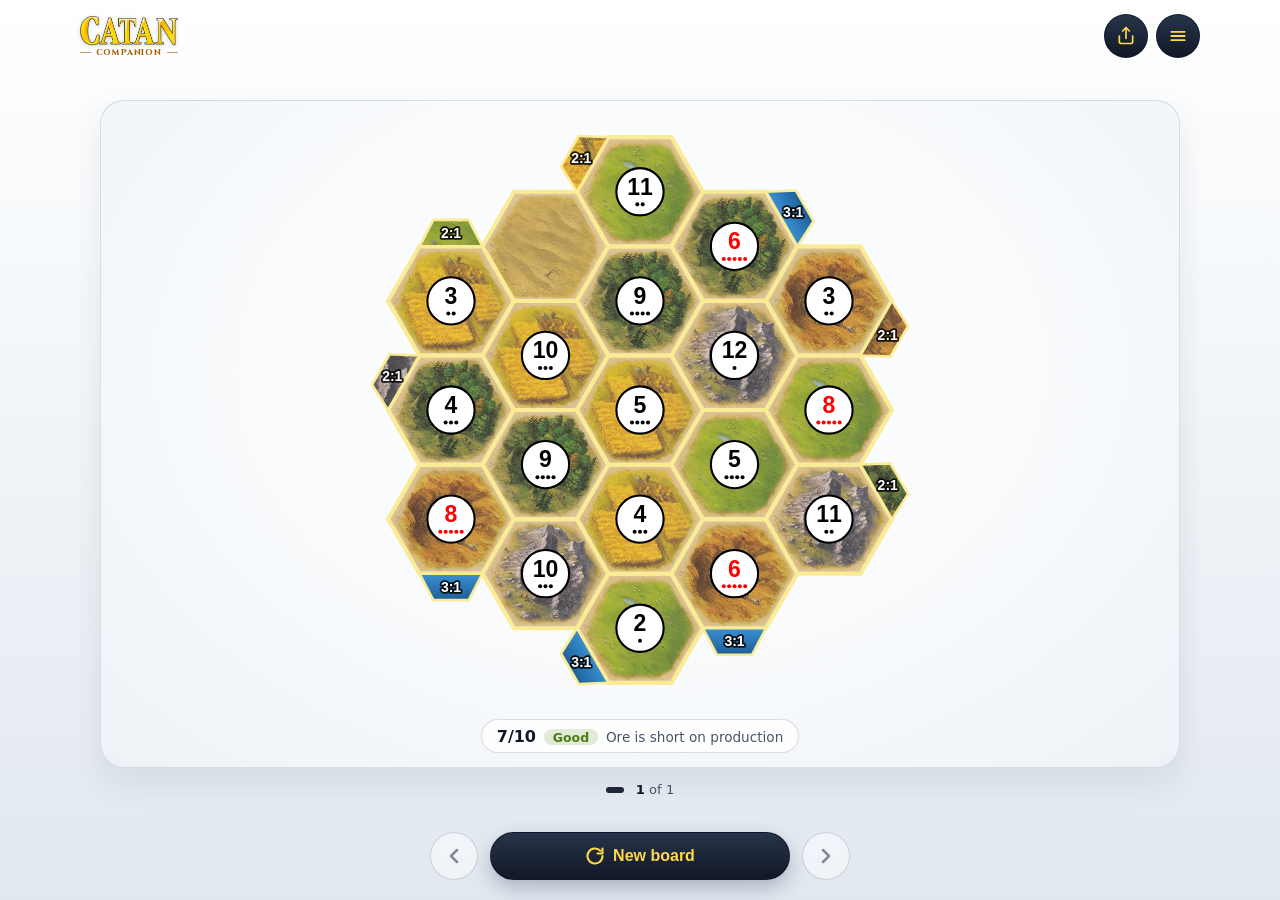
<file: index.html>
<!DOCTYPE html>
<html lang="en">
<head>
  <meta charset="UTF-8" />
  <title>Catan Companion</title>
  <meta name="viewport" content="width=device-width, initial-scale=1, viewport-fit=cover" />
  <meta name="theme-color" content="#111827" />
  <!-- Short name under the home screen icon on iOS -->
  <meta name="apple-mobile-web-app-title" content="Catan" />
  <link rel="manifest" href="manifest.webmanifest" />
  <link rel="icon" type="image/png" sizes="32x32" href="icons/favicon-32.png" />
  <link rel="icon" type="image/png" sizes="16x16" href="icons/favicon-16.png" />
  <link rel="apple-touch-icon" href="icons/apple-touch-icon.png" />
  <link rel="stylesheet" href="css/stylesheet.css" />
  <script src="js/vendor/qrcode.js"></script>
  <script src="js/catan.js"></script>
  <script src="js/ui.js"></script>
  <script src="js/install.js"></script>

</head>
<body>
  <header class="app-header">
    <div class="app-header-inner">
      <div class="app-brand">
        <!-- The space between the spans keeps the accessible name "Catan Companion" -->
        <h1 class="app-title">
          <img class="app-title-main" src="images/catan-wordmark.png" alt="Catan" width="390" height="120" />
          <span class="app-title-sub">Companion</span>
        </h1>
      </div>
      <div class="header-actions">
        <button
          id="share-catan-board"
          class="btn btn-icon btn-header"
          type="button"
          aria-label="Share this board"
          disabled
        >
          <svg viewBox="0 0 24 24" width="20" height="20" fill="none"
            stroke="currentColor" stroke-width="2" stroke-linecap="round" stroke-linejoin="round" aria-hidden="true">
            <path d="M4 12v7a2 2 0 0 0 2 2h12a2 2 0 0 0 2-2v-7" />
            <path d="M16 6l-4-4-4 4" />
            <path d="M12 2v13" />
          </svg>
        </button>
        <!-- One button that drops Rules and Settings down under it -->
        <div class="header-menu">
          <button
            id="menu-button"
            class="btn btn-icon btn-header menu-toggle"
            type="button"
            aria-label="Menu"
            aria-expanded="false"
            aria-controls="header-menu-items"
          >
            <svg class="icon-menu" viewBox="0 0 24 24" width="20" height="20" fill="none"
              stroke="currentColor" stroke-width="2.2" stroke-linecap="round" aria-hidden="true">
              <path d="M4 7h16M4 12h16M4 17h16" />
            </svg>
            <svg class="icon-close" viewBox="0 0 24 24" width="20" height="20" fill="none"
              stroke="currentColor" stroke-width="2.4" stroke-linecap="round" aria-hidden="true">
              <path d="M6 6l12 12M18 6L6 18" />
            </svg>
          </button>
          <div id="header-menu-items" class="header-menu-items" hidden>
            <button id="rules-button" class="header-menu-item" type="button" aria-haspopup="dialog">
              <span class="header-menu-label">Rules</span>
              <span class="header-menu-icon">
                <svg viewBox="0 0 24 24" width="20" height="20" fill="none"
                  stroke="currentColor" stroke-width="2" stroke-linecap="round" stroke-linejoin="round" aria-hidden="true">
                  <path d="M4 19.5A2.5 2.5 0 0 1 6.5 17H20" />
                  <path d="M6.5 2H20v20H6.5A2.5 2.5 0 0 1 4 19.5v-15A2.5 2.5 0 0 1 6.5 2z" />
                  <path d="M13.25 11v3.5" />
                  <circle cx="13.25" cy="7.6" r="0.6" fill="currentColor" />
                </svg>
              </span>
            </button>
            <button id="settings-button" class="header-menu-item" type="button" aria-haspopup="dialog">
              <span class="header-menu-label">Settings</span>
              <span class="header-menu-icon">
                <svg viewBox="0 0 24 24" width="20" height="20" fill="none"
                  stroke="currentColor" stroke-width="2" stroke-linecap="round" stroke-linejoin="round" aria-hidden="true">
                  <circle cx="12" cy="12" r="3" />
                  <path d="M19.4 15a1.65 1.65 0 0 0 .33 1.82l.06.06a2 2 0 0 1 0 2.83 2 2 0 0 1-2.83 0l-.06-.06a1.65 1.65 0 0 0-1.82-.33 1.65 1.65 0 0 0-1 1.51V21a2 2 0 0 1-2 2 2 2 0 0 1-2-2v-.09A1.65 1.65 0 0 0 9 19.4a1.65 1.65 0 0 0-1.82.33l-.06.06a2 2 0 0 1-2.83 0 2 2 0 0 1 0-2.83l.06-.06a1.65 1.65 0 0 0 .33-1.82 1.65 1.65 0 0 0-1.51-1H3a2 2 0 0 1-2-2 2 2 0 0 1 2-2h.09A1.65 1.65 0 0 0 4.6 9a1.65 1.65 0 0 0-.33-1.82l-.06-.06a2 2 0 0 1 0-2.83 2 2 0 0 1 2.83 0l.06.06a1.65 1.65 0 0 0 1.82.33H9a1.65 1.65 0 0 0 1-1.51V3a2 2 0 0 1 2-2 2 2 0 0 1 2 2v.09a1.65 1.65 0 0 0 1 1.51 1.65 1.65 0 0 0 1.82-.33l.06-.06a2 2 0 0 1 2.83 0 2 2 0 0 1 0 2.83l-.06.06a1.65 1.65 0 0 0-.33 1.82V9a1.65 1.65 0 0 0 1.51 1H21a2 2 0 0 1 2 2 2 2 0 0 1-2 2h-.09a1.65 1.65 0 0 0-1.51 1z" />
                </svg>
              </span>
            </button>
          </div>
        </div>
      </div>
    </div>
  </header>

  <main class="app-main">
    <section class="board-panel" aria-label="Catan board">
      <!-- A deck of two cards: swiping the top one shows the board underneath -->
      <div class="card-stack">
      <div id="map-back" class="map-container map-back" aria-hidden="true">
        <canvas></canvas>
        <p class="board-balance">
          <strong class="balance-score"></strong>
          <span class="balance-label"></span>
          <span class="balance-reason"></span>
        </p>
      </div>

      <div id="map-container" class="map-container">
        <!-- Canvas is injected by catan.js via addCanvas() -->
        <div class="map-loading-state" id="map-loading-state">
          <div class="spinner"></div>
          <p>Preparing your board…</p>
        </div>

        <!-- Inside the card, under the canvas -->
        <p id="board-balance" class="board-balance" aria-live="polite" hidden>
          <span class="sr-only">Balance</span>
          <strong class="balance-score"></strong>
          <span class="balance-label"></span>
          <span class="balance-reason"></span>
        </p>
      </div>

      <!-- Share card: under the board card, uncovered when the board card
           is swiped up and thrown off the top of the screen -->
      <section id="share-card" class="map-container share-card" aria-labelledby="share-card-title" tabindex="-1" hidden>
        <span class="card-handle" aria-hidden="true"></span>
        <button id="share-back" class="share-back" type="button">Back to board</button>
        <h2 id="share-card-title" class="share-card-title">Share this board</h2>
        <!-- QR code is drawn here by renderQrCode() -->
        <div id="share-qr" class="share-qr"></div>
        <p class="share-scan-hint">Scan with a phone camera to open this board.</p>
        <div class="share-actions">
          <button id="share-copy" class="btn btn-primary" type="button">Copy link</button>
          <button id="share-native" class="btn btn-secondary" type="button" hidden>
            <svg viewBox="0 0 24 24" width="17" height="17" fill="none"
              stroke="currentColor" stroke-width="2" stroke-linecap="round" stroke-linejoin="round" aria-hidden="true">
              <path d="M4 12v7a2 2 0 0 0 2 2h12a2 2 0 0 0 2-2v-7" />
              <path d="M16 6l-4-4-4 4" />
              <path d="M12 2v13" />
            </svg>
            Share…
          </button>
        </div>
      </section>
      </div>

      <!-- Session pager: one dot per board generated this session -->
      <!-- Press and hold, then slide, to scrub through the session's boards
           (like the iPhone home screen's page dots); a slider for keyboards -->
      <div id="board-pager" class="board-pager" role="slider" tabindex="0" aria-label="Board" hidden>
        <div class="pager-dots" aria-hidden="true"></div>
        <span class="pager-text" aria-live="polite">
          <span class="sr-only">Board</span>
          <strong class="pager-index"></strong> of <span class="pager-total"></span>
        </span>
      </div>

      <!-- Gesture hints ("Swipe up to share"), shown over the pager -->
      <p id="card-hint" class="card-hint" aria-live="polite">
        <svg viewBox="0 0 24 24" width="16" height="16" fill="none"
          stroke="currentColor" stroke-width="2.5" stroke-linecap="round" stroke-linejoin="round" aria-hidden="true">
          <path d="M12 19V5" />
          <path d="M5 12l7-7 7 7" />
        </svg>
        <span class="card-hint-text"></span>
      </p>
    </section>
  </main>

  <!-- Bottom nav bar on phones; a row of buttons under the board on wider screens -->
  <nav class="board-nav" aria-label="Board navigation">
    <button id="gen-map-back-button" class="nav-item" type="button" disabled>
      <svg viewBox="0 0 24 24" width="24" height="24" fill="none"
        stroke="currentColor" stroke-width="2.5" stroke-linecap="round" stroke-linejoin="round" aria-hidden="true">
        <path d="M15 18l-6-6 6-6" />
      </svg>
      <span class="nav-label">Previous</span>
    </button>
    <button id="gen-map-button" class="btn btn-primary btn-generate" type="button" disabled>
      <svg viewBox="0 0 24 24" width="20" height="20" fill="none"
        stroke="currentColor" stroke-width="2.5" stroke-linecap="round" stroke-linejoin="round" aria-hidden="true">
        <path d="M21 12a9 9 0 1 1-2.64-6.36" />
        <path d="M21 3v6h-6" />
      </svg>
      <span id="gen-map-label">Loading…</span>
    </button>
    <button id="gen-map-forward-button" class="nav-item" type="button" disabled>
      <svg viewBox="0 0 24 24" width="24" height="24" fill="none"
        stroke="currentColor" stroke-width="2.5" stroke-linecap="round" stroke-linejoin="round" aria-hidden="true">
        <path d="M9 18l6-6-6-6" />
      </svg>
      <span class="nav-label">Next</span>
    </button>
  </nav>

  <!-- Settings: a full page on phones, a side panel on wider screens -->
  <dialog id="settings-dialog" class="settings-dialog" aria-labelledby="settings-title">
    <div class="settings-header">
      <button id="settings-close" class="btn btn-secondary btn-icon" type="button" aria-label="Close settings">
        <!-- Back arrow on phones, X on wider screens -->
        <svg class="icon-back" viewBox="0 0 24 24" width="22" height="22" fill="none"
          stroke="currentColor" stroke-width="2.5" stroke-linecap="round" stroke-linejoin="round" aria-hidden="true">
          <path d="M15 18l-6-6 6-6" />
        </svg>
        <svg class="icon-close" viewBox="0 0 24 24" width="20" height="20" fill="none"
          stroke="currentColor" stroke-width="2" stroke-linecap="round" aria-hidden="true">
          <path d="M18 6L6 18M6 6l12 12" />
        </svg>
      </button>
      <h2 id="settings-title" class="settings-title">Settings</h2>
    </div>

    <fieldset class="settings-section">
      <legend class="settings-section-title">Appearance</legend>
      <div class="segmented segmented-3">
        <label class="segment">
          <input type="radio" name="theme-choice" value="system" checked />
          <span>
            <svg viewBox="0 0 24 24" width="20" height="20" fill="none"
              stroke="currentColor" stroke-width="2" stroke-linecap="round" stroke-linejoin="round" aria-hidden="true">
              <rect x="2" y="3" width="20" height="14" rx="2" />
              <path d="M8 21h8M12 17v4" />
            </svg>
            System
          </span>
        </label>
        <label class="segment">
          <input type="radio" name="theme-choice" value="light" />
          <span>
            <svg viewBox="0 0 24 24" width="20" height="20" fill="none"
              stroke="currentColor" stroke-width="2" stroke-linecap="round" aria-hidden="true">
              <circle cx="12" cy="12" r="4" />
              <path d="M12 2v2M12 20v2M4.93 4.93l1.41 1.41M17.66 17.66l1.41 1.41M2 12h2M20 12h2M4.93 19.07l1.41-1.41M17.66 6.34l1.41-1.41" />
            </svg>
            Light
          </span>
        </label>
        <label class="segment">
          <input type="radio" name="theme-choice" value="dark" />
          <span>
            <svg viewBox="0 0 24 24" width="20" height="20" fill="none"
              stroke="currentColor" stroke-width="2" stroke-linecap="round" stroke-linejoin="round" aria-hidden="true">
              <path d="M21 12.79A9 9 0 1 1 11.21 3 7 7 0 0 0 21 12.79z" />
            </svg>
            Dark
          </span>
        </label>
      </div>
      <p class="settings-note">System matches your device's light or dark setting.</p>
    </fieldset>

    <fieldset class="settings-section">
      <legend class="settings-section-title">Game type</legend>
      <div class="segmented">
        <label class="segment">
          <input type="radio" name="game-type" value="normal" checked />
          <span>Standard<small>3–4 players</small></span>
        </label>
        <label class="segment">
          <input type="radio" name="game-type" value="expanded" />
          <span>Expanded<small>5–6 players</small></span>
        </label>
      </div>
      <p class="settings-note">Applies to the next board you generate.</p>
    </fieldset>

    <fieldset class="settings-section">
      <legend class="settings-section-title">Board display</legend>
      <div class="settings-group">
        <label class="switch-row">
          <span class="switch-text">Show numbers<small>Hide to see the resource layout</small></span>
          <input type="checkbox" id="show-numbers" class="switch" checked />
        </label>
        <label class="switch-row">
          <span class="switch-text">Show harbors<small>Hiding them makes the tiles larger</small></span>
          <input type="checkbox" id="show-harbors" class="switch" checked />
        </label>
        <label class="switch-row">
          <span class="switch-text">Show best spots<small>Mark the 3 strongest corners</small></span>
          <input type="checkbox" id="show-best-spots" class="switch" />
        </label>
      </div>
    </fieldset>

    <fieldset class="settings-section">
      <legend class="settings-section-title">Balance rules</legend>
      <div class="settings-group">
        <label class="switch-row">
          <span class="switch-text">Keep 6 &amp; 8 apart<small>Red numbers never touch</small></span>
          <input type="checkbox" id="rule-separate-68" class="switch" data-rule="separate68" checked />
        </label>
        <label class="switch-row">
          <span class="switch-text">Keep 2 &amp; 12 apart<small>The rarest numbers never touch</small></span>
          <input type="checkbox" id="rule-separate-212" class="switch" data-rule="separate212" />
        </label>
        <label class="switch-row">
          <span class="switch-text">Keep same resources apart<small>No two matching tiles side by side</small></span>
          <input type="checkbox" id="rule-separate-resources" class="switch" data-rule="separateResources" />
        </label>
        <label class="switch-row">
          <span class="switch-text">Desert in the center<small>The classic starting layout</small></span>
          <input type="checkbox" id="rule-desert-center" class="switch" data-rule="desertCenter" />
        </label>
      </div>
      <p class="settings-note">Applies to the next board you generate.</p>
    </fieldset>

    <section class="settings-section" aria-labelledby="share-section-title">
      <h3 id="share-section-title" class="settings-section-title">Share</h3>
      <div class="settings-group">
        <button id="share-open-settings" class="settings-row-button" type="button">
          <span class="switch-text">Share this board<small>QR code and link</small></span>
          <svg viewBox="0 0 24 24" width="20" height="20" fill="none"
            stroke="currentColor" stroke-width="2.5" stroke-linecap="round" stroke-linejoin="round" aria-hidden="true">
            <path d="M9 18l6-6-6-6" />
          </svg>
        </button>
      </div>
    </section>

    <section class="settings-section" aria-labelledby="boards-section-title">
      <h3 id="boards-section-title" class="settings-section-title">Boards</h3>
      <div class="settings-group">
        <button id="clear-boards" class="settings-row-button settings-row-danger" type="button" aria-expanded="false" aria-controls="clear-panel" disabled>
          <span class="switch-text">Clear all boards<small id="clear-boards-note">No boards yet</small></span>
          <svg viewBox="0 0 24 24" width="20" height="20" fill="none"
            stroke="currentColor" stroke-width="2" stroke-linecap="round" stroke-linejoin="round" aria-hidden="true">
            <path d="M3 6h18" />
            <path d="M8 6V4a2 2 0 0 1 2-2h4a2 2 0 0 1 2 2v2" />
            <path d="M19 6l-1 14a2 2 0 0 1-2 2H8a2 2 0 0 1-2-2L5 6" />
          </svg>
        </button>
        <!-- Opens under the row to confirm (it can't be undone) -->
        <div id="clear-panel" class="clear-panel" hidden>
          <p class="clear-panel-title">Clear all boards?</p>
          <p id="clear-text" class="clear-panel-text"></p>
          <div class="clear-panel-actions">
            <button id="clear-cancel" class="btn btn-secondary" type="button">Cancel</button>
            <button id="clear-confirm" class="btn btn-danger" type="button">Clear boards</button>
          </div>
        </div>
      </div>
    </section>

    <!-- Shown by install.js when the app can be installed and isn't yet -->
    <section id="install-section" class="settings-section" aria-labelledby="install-section-title" hidden>
      <h3 id="install-section-title" class="settings-section-title">App</h3>
      <div class="settings-group">
        <button id="install-open" class="settings-row-button" type="button">
          <span class="switch-text">Install app<small>Add it to your home screen</small></span>
          <svg viewBox="0 0 24 24" width="20" height="20" fill="none"
            stroke="currentColor" stroke-width="2.5" stroke-linecap="round" stroke-linejoin="round" aria-hidden="true">
            <path d="M9 18l6-6-6-6" />
          </svg>
        </button>
      </div>
    </section>

    <section class="settings-section" aria-labelledby="about-title">
      <h3 id="about-title" class="settings-section-title">About</h3>
      <p class="settings-about">
        Boards use the official tile, number and harbor counts for standard
        and expanded maps, and follow the balance rules you pick. Swipe the
        board left or right (or use Previous and Next) to step through your
        boards, and swipe it up to share it. Your boards are kept until you
        clear them. The menu at the top has the official rules, word for word.
      </p>
    </section>
  </dialog>

  <!-- Rules: the official rulebooks word for word, with their
       illustrations. It opens on an index (chapters and the Almanac A–Z,
       or search results while searching); tapping an entry shows it alone. A full page on phones and a side panel on
       wider screens, like Settings. The books load from rulebook/. -->
  <dialog id="rulebook-dialog" class="settings-dialog rulebook-dialog" data-view="index" aria-labelledby="rulebook-title">
    <div class="settings-header">
      <button id="rulebook-close" class="btn btn-secondary btn-icon rulebook-index-only" type="button" aria-label="Close rules">
        <svg class="icon-back" viewBox="0 0 24 24" width="22" height="22" fill="none"
          stroke="currentColor" stroke-width="2.5" stroke-linecap="round" stroke-linejoin="round" aria-hidden="true">
          <path d="M15 18l-6-6 6-6" />
        </svg>
        <svg class="icon-close" viewBox="0 0 24 24" width="20" height="20" fill="none"
          stroke="currentColor" stroke-width="2" stroke-linecap="round" aria-hidden="true">
          <path d="M18 6L6 18M6 6l12 12" />
        </svg>
      </button>
      <h2 id="rulebook-title" class="rulebook-title rulebook-index-only">Rules</h2>

      <!-- In an entry: back to wherever it was opened from -->
      <button id="rulebook-back" class="rulebook-back rulebook-page-only" type="button">
        <svg viewBox="0 0 24 24" width="20" height="20" fill="none" stroke="currentColor" stroke-width="2.5"
          stroke-linecap="round" stroke-linejoin="round" aria-hidden="true"><path d="M15 18l-6-6 6-6" /></svg>
        <span id="rulebook-back-label">Index</span>
      </button>
      <span id="rulebook-meta" class="rulebook-meta rulebook-page-only"></span>
    </div>

    <!-- The index: search, the game and every entry -->
    <div id="rulebook-index" class="rulebook-view">
      <label class="rules-search">
        <svg viewBox="0 0 24 24" width="18" height="18" fill="none" stroke="currentColor"
          stroke-width="2.5" stroke-linecap="round" stroke-linejoin="round" aria-hidden="true">
          <circle cx="11" cy="11" r="7" />
          <path d="M21 21l-4.3-4.3" />
        </svg>
        <span class="sr-only">Search the rulebook</span>
        <input id="rulebook-search" type="search" placeholder="Search robber, harbor, knight…" autocomplete="off" />
      </label>

      <div class="segmented rules-games" role="radiogroup" aria-label="Rulebook">
        <label class="segment">
          <input type="radio" name="rulebook-book" value="base" checked />
          <span>Base game</span>
        </label>
        <label class="segment">
          <input type="radio" name="rulebook-book" value="ck" />
          <span>Cities &amp; Knights</span>
        </label>
      </div>

      <div id="rulebook-browse" class="rulebook-browse">
        <div id="rulebook-lists" class="rulebook-lists"></div>
      </div>
      <div id="rulebook-results" class="rulebook-results" hidden>
        <div class="rulebook-results-head">
          <span id="rulebook-results-count"></span>
          <button id="rulebook-results-other" class="rulebook-text-button" type="button" hidden></button>
        </div>
        <div id="rulebook-results-list" class="rulebook-group"></div>
      </div>
      <p id="rulebook-status" class="rules-empty" hidden></p>
    </div>

    <!-- One entry, with the entries it mentions -->
    <article id="rulebook-entry" class="rulebook-view rulebook-entry-view" hidden>
      <h3 id="rulebook-entry-title" class="rulebook-entry-title"></h3>
      <div id="rulebook-entry-body" class="rulebook-entry-body"></div>
      <div id="rulebook-mentions" class="rulebook-mentions" hidden>
        <h4 class="settings-section-title">Mentioned here</h4>
        <div id="rulebook-mentions-list" class="rulebook-mentions-list"></div>
      </div>
    </article>

    <!-- The books themselves, loaded here and read from, never shown -->
    <div id="rulebook-data" hidden>
      <div data-book="base"></div>
      <div data-book="ck"></div>
    </div>
  </dialog>

  <!-- The illustrations of an entry, full screen, one at a time -->
  <dialog id="rulebook-viewer" class="rulebook-viewer" aria-label="Illustration">
    <span id="rulebook-viewer-meta" class="rulebook-viewer-meta"></span>
    <button id="rulebook-viewer-close" class="rulebook-viewer-close" type="button" aria-label="Close illustration">
      <svg viewBox="0 0 24 24" width="20" height="20" fill="none" stroke="currentColor" stroke-width="2.4"
        stroke-linecap="round" aria-hidden="true"><path d="M18 6L6 18M6 6l12 12" /></svg>
    </button>
    <img id="rulebook-viewer-img" alt="" />
    <p id="rulebook-viewer-caption"></p>
    <div id="rulebook-viewer-steps" class="rulebook-viewer-steps">
      <button id="rulebook-viewer-prev" type="button" aria-label="Previous illustration">
        <svg viewBox="0 0 24 24" width="20" height="20" fill="none" stroke="currentColor" stroke-width="2.5"
          stroke-linecap="round" stroke-linejoin="round" aria-hidden="true"><path d="M15 18l-6-6 6-6" /></svg>
      </button>
      <span id="rulebook-viewer-dots" class="rulebook-viewer-dots"></span>
      <button id="rulebook-viewer-next" type="button" aria-label="Next illustration">
        <svg viewBox="0 0 24 24" width="20" height="20" fill="none" stroke="currentColor" stroke-width="2.5"
          stroke-linecap="round" stroke-linejoin="round" aria-hidden="true"><path d="M9 18l6-6-6-6" /></svg>
      </button>
    </div>
  </dialog>

  <!-- Install prompt: a bottom sheet on phones, a card on wider screens -->
  <dialog id="install-dialog" class="install-dialog" aria-labelledby="install-title" aria-describedby="install-text">
    <img class="install-icon" src="icons/icon-192.png" alt="" width="72" height="72" />
    <!-- Focus lands on the title when it opens, not on a button -->
    <h2 id="install-title" class="install-title" tabindex="-1" autofocus>Install Catan Companion</h2>
    <p id="install-text" class="install-text">
      Add it to your home screen for one-tap, full-screen access. It works
      offline too, so it's ready at the table.
    </p>

    <!-- iPhone and iPad can't install from a button, so show the steps -->
    <ol id="install-ios-steps" class="install-steps" hidden>
      <li>
        <span class="install-step-icon">
          <svg viewBox="0 0 24 24" width="20" height="20" fill="none"
            stroke="currentColor" stroke-width="2" stroke-linecap="round" stroke-linejoin="round" aria-hidden="true">
            <path d="M4 12v7a2 2 0 0 0 2 2h12a2 2 0 0 0 2-2v-7" />
            <path d="M16 6l-4-4-4 4" />
            <path d="M12 2v13" />
          </svg>
        </span>
        <span>Tap <strong>Share</strong> in your browser's toolbar</span>
      </li>
      <li>
        <span class="install-step-icon">
          <svg viewBox="0 0 24 24" width="20" height="20" fill="none"
            stroke="currentColor" stroke-width="2" stroke-linecap="round" stroke-linejoin="round" aria-hidden="true">
            <rect x="3" y="3" width="18" height="18" rx="3" />
            <path d="M12 8v8M8 12h8" />
          </svg>
        </span>
        <span>Choose <strong>Add to Home Screen</strong></span>
      </li>
    </ol>

    <div class="install-actions">
      <button id="install-dismiss" class="btn btn-secondary" type="button">Not now</button>
      <button id="install-confirm" class="btn btn-primary" type="button">Install</button>
    </div>
  </dialog>

</body>
</html>
</file>
<file: css/stylesheet.css>
/* --- Theme tokens --- */

/* Dark is the default theme. ui.js sets data-theme on <html> from the
   saved choice or the OS preference before the page renders. */
:root {
  color-scheme: dark;
  /* The page's top edge is one solid color, matched by theme-color and
     the background-color behind the gradient, so the browser bar and iOS
     status bar blend into the app */
  --page-top: #111827;
  --bg-page: linear-gradient(180deg, #111827 0, #020617 55%, #000 100%);
  /* Board card: a slightly lighter shade of the page background */
  --board-bg: radial-gradient(ellipse at 50% 40%, #1c2638 0, #131c2d 55%, #0c1322 100%);
  --board-border: rgba(148, 163, 184, 0.18);
  --board-shadow: 0 16px 40px rgba(0, 0, 0, 0.45);
  --pill-bg: rgba(2, 6, 23, 0.72);
  --pill-border: rgba(148, 163, 184, 0.25);
  --bg-elevated: #0b1120;
  --bg-elevated-soft: #020617;
  --accent: #f5c400;
  --border-subtle: rgba(148, 163, 184, 0.35);
  --spinner-track: rgba(148, 163, 184, 0.3);
  --text-primary: #e5e7eb;
  --text-muted: #9ca3af;
  --text-strong: #f9fafb;
  /* The gold of the CATAN logo, lit from the top */
  --btn-primary-bg: linear-gradient(180deg, #ffe680 0%, #ffd400 55%, #f0b400 100%);
  --btn-primary-text: #0b1120;
  --btn-primary-border: rgba(248, 250, 252, 0.08);
  --btn-primary-shadow: 0 10px 25px rgba(245, 196, 0, 0.35);
  --btn-primary-shadow-hover: 0 16px 35px rgba(245, 196, 0, 0.45);
  --btn-secondary-bg: rgba(15, 23, 42, 0.9);
  --btn-secondary-bg-hover: rgba(15, 23, 42, 1);
  --btn-secondary-border: rgba(148, 163, 184, 0.6);
  --segment-track: rgba(148, 163, 184, 0.12);
  --segment-selected: #1e293b;
  --switch-off: rgba(148, 163, 184, 0.45);
  --divider: rgba(148, 163, 184, 0.2);
  --nav-border: rgba(148, 163, 184, 0.25);
  --level-great: #4ade80;
  --dot-past: rgba(229, 231, 235, 0.55);
  --dot-future: rgba(148, 163, 184, 0.3);
  --level-good: #a3e635;
  --level-fair: #fbbf24;
  --level-uneven: #f87171;
  --danger: #f87171;
  --title-gold: #e8c95a;
  /* Rulebook: examples in blue and ✷ cross-references in red, as printed */
  --rulebook-example: #93c5fd;
  --rulebook-star: #f87171;
  --rulebook-plate: #fdf6c3;
  --radius-lg: 18px;
  --radius-md: 12px;
  --shadow-soft: 0 16px 40px rgba(15, 23, 42, 0.6);
  --transition-fast: 150ms ease-out;
}

:root[data-theme="light"] {
  color-scheme: light;
  --page-top: #ffffff;
  --bg-page: linear-gradient(180deg, #ffffff 0, #f1f5f9 45%, #e2e8f0 100%);
  /* Board card: a slightly lighter shade of the page background */
  --board-bg: radial-gradient(ellipse at 50% 40%, #ffffff 0, #f8fafc 55%, #eef2f7 100%);
  --board-border: rgba(100, 116, 139, 0.2);
  --board-shadow: 0 14px 34px rgba(15, 23, 42, 0.08);
  --pill-bg: rgba(255, 255, 255, 0.85);
  --pill-border: rgba(100, 116, 139, 0.25);
  --bg-elevated: #ffffff;
  --bg-elevated-soft: #f8fafc;
  /* Gold reads as mustard on white, so light mode takes the ink of the
     logo's outline instead and keeps gold for the button's lettering */
  --accent: #1e293b;
  --border-subtle: rgba(100, 116, 139, 0.3);
  --spinner-track: rgba(100, 116, 139, 0.3);
  --text-primary: #1e293b;
  --text-muted: #475569;
  --text-strong: #0f172a;
  --btn-primary-bg: linear-gradient(180deg, #273449 0%, #111827 100%);
  --btn-primary-text: #ffd84d;
  --btn-primary-border: rgba(15, 23, 42, 0.9);
  --btn-primary-shadow: 0 8px 20px rgba(15, 23, 42, 0.25);
  --btn-primary-shadow-hover: 0 12px 28px rgba(15, 23, 42, 0.32);
  --btn-secondary-bg: #ffffff;
  --btn-secondary-bg-hover: #f8fafc;
  --btn-secondary-border: rgba(100, 116, 139, 0.5);
  --segment-track: rgba(100, 116, 139, 0.12);
  --segment-selected: #ffffff;
  --switch-off: rgba(100, 116, 139, 0.45);
  --divider: rgba(100, 116, 139, 0.2);
  --nav-border: rgba(100, 116, 139, 0.25);
  --level-great: #15803d;
  --dot-past: rgba(30, 41, 59, 0.5);
  --dot-future: rgba(100, 116, 139, 0.3);
  --level-good: #4d7c0f;
  --level-fair: #b45309;
  --level-uneven: #b91c1c;
  --danger: #b91c1c;
  --title-gold: #a16207;
  --shadow-soft: 0 16px 40px rgba(15, 23, 42, 0.12);
  --rulebook-example: #1d4ed8;
  --rulebook-star: #c2410c;
}

/* --- Global reset and base --- */

*,
*::before,
*::after {
  box-sizing: border-box;
  /* Disable double-tap-to-zoom (e.g. rapid Generate taps on iOS) while
     keeping pinch zoom and scrolling. Set on every element because
     touch-action isn't inherited and iOS checks the tapped element. */
  touch-action: manipulation;
}

html,
body {
  margin: 0;
  padding: 0;
  width: 100%;
}

/* min-height (not height) so the background covers pages taller than
   the viewport, e.g. the stacked mobile layout */
html {
  min-height: 100%;
  /* Also what shows when iOS rubber-bands past the top of the page */
  background-color: var(--page-top);
}

body {
  min-height: 100vh;
  min-height: 100dvh;
  font-family: system-ui, -apple-system, BlinkMacSystemFont, "Segoe UI",
    sans-serif;
  color: var(--text-primary);
  /* Solid color behind the gradient: newer Safari tints its toolbar
     from the page's background color, not theme-color */
  background-color: var(--page-top);
  background-image: var(--bg-page);
  display: flex;
  flex-direction: column;
}

/* --- Layout --- */

.app-header {
  /* Clear the status bar / notch (viewport-fit), plus a gap so the logo
     and buttons sit below the blur iOS puts under the status bar */
  padding: max(0.9rem, calc(env(safe-area-inset-top) + 0.75rem)) 1.25rem 0.6rem;
  position: relative;
}

/* Above the board while the header menu shows (including fading out), so
   the menu covers it. Only then: a swiped-off board passes over the
   header. */
.app-header.menu-shown {
  z-index: 30;
}

.app-header-inner {
  max-width: 1120px;
  margin: 0 auto;
  display: flex;
  align-items: center;
  justify-content: space-between;
  gap: 1rem;
}

.app-brand {
  display: flex;
  align-items: center;
  gap: 0.75rem;
  min-width: 0;
}

/* Cinzel, bundled so the title looks the same offline. SIL Open Font
   License, see fonts/OFL.txt */
@font-face {
  font-family: "Cinzel";
  font-style: normal;
  font-weight: 800;
  font-display: swap;
  src: url("../fonts/cinzel-800.woff2") format("woff2");
}

/* CATAN wordmark over a small "COMPANION" between thin rules. The column
   is as wide as the wordmark, so the rules stretch to match it. */
.app-title {
  margin: 0;
  display: flex;
  flex-direction: column;
  gap: 3px;
}

/* The wordmark's black outline disappears on the dark header, so a soft
   shadow keeps the letters from looking flat */
.app-title-main {
  display: block;
  height: 30px;
  width: auto;
  filter: drop-shadow(0 2px 3px rgba(0, 0, 0, 0.45));
}

:root[data-theme="light"] .app-title-main {
  filter: drop-shadow(0 1px 2px rgba(15, 23, 42, 0.18));
}

.app-title-sub {
  display: flex;
  align-items: center;
  gap: 5px;
  font-family: "Cinzel", Georgia, serif;
  font-size: 8px;
  font-weight: 800;
  line-height: 1;
  letter-spacing: 0.1em;
  text-transform: uppercase;
  color: var(--title-gold);
}

.app-title-sub::before,
.app-title-sub::after {
  content: "";
  flex: 1;
  height: 1px;
  background: currentColor;
  opacity: 0.6;
}

/* Fills the space between the header and the nav, with the board centered
   vertically in it */
.app-main {
  flex: 1;
  display: flex;
  flex-direction: column;
  justify-content: center;
  width: 100%;
  max-width: 1120px;
  margin: 0 auto;
  padding: 0.75rem 1.25rem;
  /* A flung board card flies past the edge without making the page scroll
     sideways (clip, unlike hidden, keeps the sticky nav bar working) */
  overflow-x: clip;
}

.board-panel {
  display: flex;
  flex-direction: column;
  gap: 0.75rem;
}

/* The board card, with the balance pill at its bottom. On wider screens it takes the height left after the header
   and nav row. */
.map-container {
  position: relative;
  width: 100%;
  height: clamp(420px, calc(100dvh - 232px), 820px);
  display: flex;
  flex-direction: column;
  border: 1px solid var(--board-border);
  border-radius: 24px;
  background: var(--board-bg);
  box-shadow: var(--board-shadow);
  overflow: hidden;
}

/* Canvas fills the card above the pill; catan.js sizes the drawing to the
   canvas's own box */
.map-container canvas {
  flex: 1 1 0;
  min-height: 0;
  width: 100%;
  display: block;
  /* Swiping drags the board; don't select it or pop the iOS image menu */
  user-select: none;
  -webkit-user-select: none;
  -webkit-touch-callout: none;
}

/* Horizontal drags on the board are swipes (catan.js); vertical ones still
   scroll the page and pinch still zooms */
/* One-finger drags on the board are all card gestures (catan.js): sideways
   to change boards, up to share. Pinch still zooms. */
.card-stack,
.card-stack * {
  touch-action: pinch-zoom;
}

/* Dragging the card shouldn't select its text */
.card-stack {
  user-select: none;
  -webkit-user-select: none;
  -webkit-touch-callout: none;
}

/* The top card tilts around a point below it while swiped, like a card
   held at the bottom */
.card-stack {
  position: relative;
}

#map-container {
  z-index: 1;
  transform-origin: 50% 120%;
}

/* Both cards keep their own compositor layers, so dragging, throwing and
   settling move them without repainting the board or its shadow */
#map-container,
.map-back {
  will-change: transform;
}

/* The card underneath: only shown while swiping, filling the same space */
.map-back {
  position: absolute;
  inset: 0;
  height: auto;
  z-index: 0;
  visibility: hidden;
  pointer-events: none;
  transform: scale(0.94);
  opacity: 0.55;
}

.map-back.is-visible {
  visibility: visible;
}

/* Fairness score pill at the bottom of the board card */
.board-balance {
  align-self: center;
  max-width: calc(100% - 24px);
  margin: 0 0 14px;
  padding: 0.4rem 0.9rem;
  display: flex;
  flex-wrap: wrap;
  justify-content: center;
  align-items: baseline;
  gap: 0.2rem 0.5rem;
  border: 1px solid var(--pill-border);
  border-radius: 999px;
  background: var(--pill-bg);
  font-size: 0.85rem;
  color: var(--text-muted);
  text-align: center;
}

/* Keep its space before the first board so the canvas doesn't change size
   (and need redrawing) when the score appears */
.board-balance[hidden] {
  display: flex;
  visibility: hidden;
}

.balance-score {
  font-size: 1rem;
  color: var(--text-strong);
}

.balance-label {
  padding: 0.05rem 0.55rem;
  border-radius: 999px;
  font-size: 0.78rem;
  font-weight: 600;
  /* Tinted pill in the level's color */
  background: color-mix(in srgb, currentColor 16%, transparent);
}

.board-balance[data-level="great"] .balance-label { color: var(--level-great); }
.board-balance[data-level="good"] .balance-label { color: var(--level-good); }
.board-balance[data-level="fair"] .balance-label { color: var(--level-fair); }
.board-balance[data-level="uneven"] .balance-label { color: var(--level-uneven); }

/* Session pager under the board card. Press and hold, then slide, to scrub
   through boards (catan.js). */
.board-pager {
  align-self: center;
  display: flex;
  align-items: center;
  justify-content: center;
  gap: 0.75rem;
  /* A 44px-tall touch target (border-box, so padding included) that takes
     only 20px of layout */
  min-height: 44px;
  padding: 12px 14px;
  margin: -12px 0;
  border-radius: 999px;
  font-size: 0.82rem;
  color: var(--text-muted);
  /* The finger scrubs instead of scrolling; no text selection or iOS
     long-press menu */
  touch-action: none;
  user-select: none;
  -webkit-user-select: none;
  -webkit-touch-callout: none;
  -webkit-tap-highlight-color: transparent;
  transition: background-color var(--transition-fast), transform var(--transition-fast);
}

/* Lifted while scrubbing */
.board-pager.is-scrubbing {
  background: var(--segment-track);
  transform: scale(1.15);
}

.board-pager:focus-visible {
  outline: 2px solid var(--accent);
  outline-offset: 2px;
}

/* Hold its space before the first board so the card doesn't shift */
.board-pager[hidden] {
  display: flex;
  visibility: hidden;
}

.pager-index {
  color: var(--text-strong);
}

.pager-dots {
  display: flex;
  align-items: center;
  gap: 5px;
}

.pager-dot {
  width: 6px;
  height: 6px;
  border-radius: 3px;
  background: var(--dot-future);
  transition: width var(--transition-fast), background-color var(--transition-fast);
}

.pager-dot.is-past {
  background: var(--dot-past);
}

.pager-dot.is-current {
  width: 18px;
  background: var(--accent);
}

/* Window ends when more boards lie beyond them */
.pager-dot.is-edge {
  width: 4px;
  height: 4px;
  opacity: 0.6;
}

/* Previous / New board / Next: a centered row of round buttons under the
   board on wider screens, a bottom nav bar on phones (see the media query) */
.board-nav {
  display: grid;
  grid-template-columns: 48px minmax(0, 1fr) 48px;
  align-items: center;
  gap: 0.75rem;
  width: 100%;
  max-width: 420px;
  margin: 0 auto 1.25rem;
}

.nav-item {
  appearance: none;
  width: 48px;
  height: 48px;
  padding: 0;
  display: inline-flex;
  align-items: center;
  justify-content: center;
  border-radius: 999px;
  border: 1px solid var(--btn-secondary-border);
  background: var(--btn-secondary-bg);
  color: var(--text-primary);
  font: inherit;
  cursor: pointer;
  -webkit-tap-highlight-color: transparent;
  transition: background-color var(--transition-fast),
    border-color var(--transition-fast), opacity var(--transition-fast);
}

.nav-item:hover:not(:disabled) {
  background: var(--btn-secondary-bg-hover);
  border-color: var(--accent);
}

.nav-item:disabled {
  cursor: default;
  opacity: 0.5;
}

.nav-item:focus-visible {
  outline: 2px solid var(--accent);
  outline-offset: 2px;
}

/* Labels only show in the phone nav bar; here they stay for screen readers */
.nav-label {
  position: absolute;
  width: 1px;
  height: 1px;
  margin: -1px;
  overflow: hidden;
  clip: rect(0 0 0 0);
  white-space: nowrap;
}

/* Loading state overlay */

.map-loading-state {
  position: absolute;
  inset: 0;
  display: flex;
  flex-direction: column;
  align-items: center;
  justify-content: center;
  gap: 0.75rem;
  color: var(--text-muted);
  font-size: 0.9rem;
  background: var(--board-bg);
  z-index: 1;
}

.spinner {
  width: 32px;
  height: 32px;
  border-radius: 999px;
  border: 3px solid var(--spinner-track);
  border-top-color: var(--accent);
  animation: spin 800ms linear infinite;
}

@keyframes spin {
  to {
    transform: rotate(360deg);
  }
}

/* --- Typography --- */

.card-title {
  margin: 0 0 0.55rem;
  padding: 0;
  font-size: 0.9rem;
  text-transform: uppercase;
  letter-spacing: 0.08em;
  color: var(--text-muted);
}

.small-text {
  margin: 0;
  font-size: 0.78rem;
  color: var(--text-muted);
}

/* Segmented control: radios styled as one multi-option switch. The input
   stays in place (transparent) so keyboard and screen readers work. */

.segmented {
  display: grid;
  grid-template-columns: repeat(2, minmax(0, 1fr));
  gap: 4px;
  padding: 4px;
  border-radius: var(--radius-md);
  background: var(--segment-track);
}

.segment {
  position: relative;
  cursor: pointer;
  -webkit-tap-highlight-color: transparent;
}

.segmented-3 {
  grid-template-columns: repeat(3, minmax(0, 1fr));
}

.segmented-3 .segment span {
  min-height: 64px;
  gap: 4px;
  font-size: 0.9rem;
}

.segment input {
  position: absolute;
  inset: 0;
  margin: 0;
  opacity: 0;
  cursor: pointer;
}

.segment span {
  display: flex;
  flex-direction: column;
  align-items: center;
  justify-content: center;
  min-height: 48px;
  padding: 0.35rem 0.5rem;
  border-radius: 9px;
  border: 1px solid transparent;
  font-size: 0.95rem;
  font-weight: 600;
  color: var(--text-muted);
  transition: background-color var(--transition-fast),
    border-color var(--transition-fast), color var(--transition-fast);
}

.segment small {
  font-size: 0.75rem;
  font-weight: 400;
}

.segment input:checked + span {
  background: var(--segment-selected);
  border-color: var(--accent);
  color: var(--text-strong);
}

.segment input:focus-visible + span {
  outline: 2px solid var(--accent);
  outline-offset: 2px;
}

/* On/off switch row: label (with a hint line) and switch */

.switch-row {
  display: flex;
  align-items: center;
  justify-content: space-between;
  gap: 1rem;
  min-height: 60px;
  padding: 0.6rem 0;
  font-size: 0.97rem;
  cursor: pointer;
  -webkit-tap-highlight-color: transparent;
}

.switch-text {
  display: flex;
  flex-direction: column;
  gap: 2px;
}

.switch-text small {
  font-size: 0.78rem;
  color: var(--text-muted);
}

.switch {
  appearance: none;
  position: relative;
  flex-shrink: 0;
  width: 44px;
  height: 26px;
  margin: 0;
  border-radius: 999px;
  background: var(--switch-off);
  cursor: pointer;
  transition: background-color var(--transition-fast);
}

.switch::before {
  content: "";
  position: absolute;
  top: 3px;
  left: 3px;
  width: 20px;
  height: 20px;
  border-radius: 50%;
  background: #ffffff;
  box-shadow: 0 1px 3px rgba(0, 0, 0, 0.3);
  transition: transform var(--transition-fast);
}

.switch:checked {
  background: var(--accent);
}

.switch:checked::before {
  transform: translateX(18px);
}

.switch:focus-visible {
  outline: 2px solid var(--accent);
  outline-offset: 2px;
}

/* --- Buttons --- */

.header-actions {
  display: flex;
  gap: 0.5rem;
}

.btn {
  appearance: none;
  border-radius: 999px;
  border: 1px solid transparent;
  padding: 0.45rem 0.9rem;
  font-size: 0.88rem;
  cursor: pointer;
  transition: background-color var(--transition-fast),
    border-color var(--transition-fast), transform var(--transition-fast),
    box-shadow var(--transition-fast), color var(--transition-fast);
  white-space: nowrap;
  /* Round buttons have their own hover/active styles; skip the square
     mobile tap flash */
  -webkit-tap-highlight-color: transparent;
}

.btn-primary {
  background: var(--btn-primary-bg);
  border-color: var(--btn-primary-border);
  color: var(--btn-primary-text);
  font-weight: 600;
  box-shadow: var(--btn-primary-shadow);
}

.btn-primary:hover:not(:disabled) {
  transform: translateY(-1px);
  box-shadow: var(--btn-primary-shadow-hover);
}

.btn-secondary {
  background: var(--btn-secondary-bg);
  border-color: var(--btn-secondary-border);
  color: var(--text-primary);
}

.btn-secondary:hover:not(:disabled) {
  background: var(--btn-secondary-bg-hover);
  border-color: var(--accent);
}

.btn-generate {
  height: 48px;
  display: inline-flex;
  align-items: center;
  justify-content: center;
  gap: 0.5rem;
  font-size: 1rem;
}

/* Share, Rules and Settings in the header: round buttons filled like the
   New board button (gold on dark, navy with gold icons on white) */
.btn-header {
  border-color: var(--btn-primary-border);
  background: var(--btn-primary-bg);
  color: var(--btn-primary-text);
}

.btn-header:hover:not(:disabled),
.btn-header:active:not(:disabled) {
  filter: brightness(1.08);
}

/* --- Header menu --- */
/* One round button that drops Rules and Settings down under it as round
   buttons with labels (ui.js opens and closes it) */

.header-menu {
  position: relative;
}

.menu-toggle .icon-close,
.menu-toggle[aria-expanded="true"] .icon-menu {
  display: none;
}

.menu-toggle[aria-expanded="true"] .icon-close {
  display: block;
}

.header-menu-items {
  position: absolute;
  top: calc(100% + 12px);
  right: 0;
  display: flex;
  flex-direction: column;
  align-items: flex-end;
  gap: 12px;
}

.header-menu-items[hidden] {
  display: none;
}

/* The label and the round icon are one button, so either can be tapped */
.header-menu-item {
  appearance: none;
  margin: 0;
  padding: 0;
  border: 0;
  background: none;
  font: inherit;
  display: flex;
  align-items: center;
  gap: 10px;
  cursor: pointer;
  opacity: 0;
  transform: translateY(-8px) scale(0.92);
  transform-origin: right center;
  transition: opacity 160ms ease-out, transform 160ms ease-out;
}

.header-menu-item + .header-menu-item {
  transition-delay: 40ms;
}

.app-header.menu-open .header-menu-item {
  opacity: 1;
  transform: none;
}

.header-menu-label {
  padding: 0.4rem 0.8rem;
  border: 1px solid var(--pill-border);
  border-radius: 999px;
  background: var(--pill-bg);
  -webkit-backdrop-filter: blur(8px);
  backdrop-filter: blur(8px);
  box-shadow: 0 6px 16px rgba(0, 0, 0, 0.25);
  color: var(--text-strong);
  font-size: 0.9rem;
  font-weight: 600;
  white-space: nowrap;
}

/* Filled like the menu button and New board */
.header-menu-icon {
  width: 44px;
  height: 44px;
  display: grid;
  place-items: center;
  border: 1px solid var(--btn-primary-border);
  border-radius: 50%;
  background: var(--btn-primary-bg);
  box-shadow: 0 6px 16px rgba(0, 0, 0, 0.3);
  color: var(--btn-primary-text);
}

.header-menu-item:hover .header-menu-icon,
.header-menu-item:active .header-menu-icon {
  filter: brightness(1.08);
}

.header-menu-item:focus-visible {
  outline: none;
}

.header-menu-item:focus-visible .header-menu-icon {
  outline: 2px solid var(--accent);
  outline-offset: 2px;
}

/* Visually hidden, still read by screen readers */
.sr-only {
  position: absolute;
  width: 1px;
  height: 1px;
  margin: -1px;
  overflow: hidden;
  clip: rect(0 0 0 0);
  white-space: nowrap;
}

/* Round icon-only button, 44px touch target */
.btn-icon {
  flex-shrink: 0;
  width: 44px;
  height: 44px;
  padding: 0;
  display: inline-flex;
  align-items: center;
  justify-content: center;
}

.btn:focus-visible {
  outline: 2px solid var(--accent);
  outline-offset: 2px;
}

.btn:disabled {
  cursor: default;
  opacity: 0.5;
  box-shadow: none;
}

/* --- Settings dialog --- */
/* A side panel on wider screens; a full page on phones (media query) */

.settings-dialog {
  margin: 0 0 0 auto;
  width: 400px;
  max-width: 100vw;
  height: 100dvh;
  max-height: 100dvh;
  padding: 0 1.25rem 1.5rem;
  border: 0;
  border-left: 1px solid var(--border-subtle);
  background: var(--bg-elevated-soft);
  color: var(--text-primary);
  box-shadow: -24px 0 48px rgba(0, 0, 0, 0.35);
  overflow-y: auto;
  /* Swipes past the top or bottom stay here. Otherwise iOS hands them to
     the page behind, which can't scroll, and the next swipes here do
     nothing until it lets go. */
  overscroll-behavior: contain;
}

/* The page behind doesn't scroll while Settings or Rules is open */
:root:has(.settings-dialog[open]) {
  overflow: hidden;
}

.settings-dialog[open] {
  display: flex;
  flex-direction: column;
  gap: 1.4rem;
}

.settings-dialog::backdrop {
  background: rgba(2, 6, 23, 0.55);
}

/* Title then close (X) at the right; phones swap in a back arrow first */
.settings-header {
  position: sticky;
  top: 0;
  z-index: 1;
  display: flex;
  flex-direction: row-reverse;
  justify-content: space-between;
  align-items: center;
  gap: 0.75rem;
  min-height: 64px;
  /* Full-bleed bar: pull out over the dialog's side padding */
  margin: 0 -1.25rem;
  padding: env(safe-area-inset-top) 1.25rem 0;
  background: var(--bg-elevated-soft);
}

.settings-dialog .icon-back {
  display: none;
}

.settings-title {
  margin: 0;
  font-size: 1.25rem;
  font-weight: 700;
  color: var(--text-strong);
}

.settings-section {
  margin: 0;
  padding: 0;
  border: 0;
  min-width: 0;
}

.settings-section-title {
  margin: 0 0.25rem 0.5rem;
  padding: 0;
  font-size: 0.78rem;
  font-weight: 700;
  text-transform: uppercase;
  letter-spacing: 0.08em;
  color: var(--text-muted);
}

.settings-note {
  margin: 0.5rem 0.25rem 0;
  font-size: 0.82rem;
  color: var(--text-muted);
}

/* Grouped list of switch rows, divided like a native settings screen */
.settings-group {
  padding: 0 0.9rem;
  border: 1px solid var(--border-subtle);
  border-radius: 14px;
  background: var(--bg-elevated);
}

.settings-group .switch-row + .switch-row {
  border-top: 1px solid var(--divider);
}

/* A tappable row in a settings group, e.g. Install app */
.settings-row-button {
  appearance: none;
  width: 100%;
  min-height: 60px;
  padding: 0.6rem 0;
  display: flex;
  align-items: center;
  justify-content: space-between;
  gap: 1rem;
  border: 0;
  background: transparent;
  color: var(--text-primary);
  font: inherit;
  font-size: 0.97rem;
  text-align: left;
  cursor: pointer;
  -webkit-tap-highlight-color: transparent;
}

.settings-row-button svg {
  flex-shrink: 0;
  color: var(--text-muted);
}

/* A row that throws something away, like Clear all boards */
.settings-row-danger,
.settings-row-danger svg {
  color: var(--danger);
}

/* Clear all boards' confirmation, opened under its row (catan.js). No
   vertical padding, so its height can slide all the way to 0. */
.clear-panel {
  /* Keeps its children's margins inside, so they count in its height */
  display: flow-root;
  border-top: 1px solid var(--divider);
}

.clear-panel[hidden] {
  display: none;
}

.clear-panel-title {
  margin: 0.85rem 0 0.25rem;
  font-weight: 700;
  color: var(--text-strong);
}

.clear-panel-text {
  margin: 0;
  font-size: 0.88rem;
  line-height: 1.45;
  color: var(--text-muted);
}

.clear-panel-actions {
  display: flex;
  gap: 0.5rem;
  margin: 0.9rem 0;
}

.clear-panel-actions .btn {
  flex: 1;
  height: 46px;
  font-size: 0.95rem;
}

.settings-row-button:disabled {
  opacity: 0.45;
  cursor: default;
}

.settings-row-button:focus-visible {
  outline: 2px solid var(--accent);
  outline-offset: 2px;
}

.settings-about {
  margin: 0;
  padding: 0.9rem;
  border: 1px solid var(--border-subtle);
  border-radius: 14px;
  background: var(--bg-elevated);
  font-size: 0.85rem;
  line-height: 1.45;
  color: var(--text-muted);
}

/* --- Install dialog --- */
/* A centered card on wider screens; a bottom sheet on phones */

.install-dialog {
  width: min(380px, calc(100vw - 32px));
  padding: 1.5rem 1.25rem 1.25rem;
  border: 1px solid var(--border-subtle);
  border-radius: var(--radius-lg);
  background: var(--bg-elevated);
  color: var(--text-primary);
  box-shadow: var(--shadow-soft);
  text-align: center;
}

.install-dialog::backdrop {
  background: rgba(2, 6, 23, 0.65);
  backdrop-filter: blur(2px);
}

.install-icon {
  display: block;
  margin: 0 auto 0.9rem;
  border-radius: 18px;
  box-shadow: 0 8px 20px rgba(0, 0, 0, 0.35);
}

.install-title {
  outline: none;
  margin: 0;
  font-size: 1.2rem;
  font-weight: 700;
  color: var(--text-strong);
}

.install-text {
  margin: 0.5rem 0 0;
  font-size: 0.92rem;
  line-height: 1.45;
  color: var(--text-muted);
}

.install-steps {
  margin: 1rem 0 0;
  padding: 0.25rem 0.9rem;
  list-style: none;
  border: 1px solid var(--border-subtle);
  border-radius: 14px;
  background: var(--bg-elevated-soft);
  text-align: left;
}

.install-steps[hidden] {
  display: none;
}

.install-steps li {
  display: flex;
  align-items: center;
  gap: 0.75rem;
  min-height: 52px;
  font-size: 0.92rem;
}

.install-steps li + li {
  border-top: 1px solid var(--divider);
}

.install-step-icon {
  flex-shrink: 0;
  width: 34px;
  height: 34px;
  display: inline-flex;
  align-items: center;
  justify-content: center;
  border-radius: 9px;
  background: var(--segment-track);
  color: var(--accent);
}

.install-actions {
  display: flex;
  gap: 0.5rem;
  margin-top: 1.25rem;
}

.install-actions .btn {
  flex: 1;
  height: 48px;
  font-size: 0.95rem;
}

.install-actions .btn[hidden] {
  display: none;
}

/* Solid red in either theme */
.btn-danger {
  border: 1px solid rgba(248, 250, 252, 0.08);
  background: #dc2626;
  color: #ffffff;
  font-weight: 700;
}

.btn-danger:hover:not(:disabled) {
  background: #b91c1c;
}

/* --- Share card --- */
/* Under the board card in the stack, uncovered when the board card is
   swiped up and thrown off the top of the screen (catan.js) */

.share-card {
  position: absolute;
  inset: 0;
  height: auto;
  z-index: 0;
  padding: 32px 20px 20px;
  will-change: transform;
  display: flex;
  flex-direction: column;
  align-items: center;
  justify-content: center;
  gap: 12px;
  text-align: center;
}

.share-card[hidden] {
  display: none;
}

.share-card:focus {
  outline: none;
}

.share-card-title {
  margin: 0;
  font-size: 0.78rem;
  font-weight: 700;
  letter-spacing: 0.08em;
  text-transform: uppercase;
  color: var(--text-muted);
}

/* Always dark-on-white with its own quiet zone, so it scans in either
   theme. Shrinks on short screens so the buttons still fit. */
.share-qr {
  flex: 0 1 auto;
  height: 206px;
  min-height: 96px;
  aspect-ratio: 1;
  border-radius: var(--radius-md);
  overflow: hidden;
  background: #ffffff;
}

.share-qr svg {
  display: block;
  width: 100%;
  height: 100%;
}

.share-scan-hint {
  margin: 0;
  font-size: 0.82rem;
  color: var(--text-muted);
}

.share-actions {
  width: 100%;
  flex-shrink: 0;
  display: flex;
  gap: 0.5rem;
}

.share-actions .btn {
  flex: 1;
  height: 46px;
  display: inline-flex;
  align-items: center;
  justify-content: center;
  gap: 0.45rem;
  font-size: 0.95rem;
}

.share-actions .btn[hidden] {
  display: none;
}

/* Keyboard way back to the board: hidden until focused */
.share-back {
  position: absolute;
  top: 8px;
  left: 50%;
  transform: translateX(-50%);
  padding: 0.4rem 0.9rem;
  border: 1px solid var(--accent);
  border-radius: 999px;
  background: var(--bg-elevated);
  color: var(--text-strong);
  font: inherit;
  font-size: 0.85rem;
  opacity: 0;
  pointer-events: none;
}

.share-back:focus-visible {
  opacity: 1;
  z-index: 3;
}

/* Grab handle at the top of the share card: pull down for the board */
.card-handle {
  position: absolute;
  left: 50%;
  top: 8px;
  width: 40px;
  height: 4px;
  margin-left: -20px;
  border-radius: 2px;
  background: var(--dot-past);
}

/* Board navigation is inert while the share card shows; the pager, mostly
   under the share card, goes */
.share-open .board-nav {
  opacity: 0.35;
}

.share-open .board-pager {
  opacity: 0;
}

/* While the share card is out, the stack is above the header, so the
   board card can be thrown up past it */
.card-stack.is-lifted {
  z-index: 21;
}

/* Gesture hint pill over the pager's spot */
.board-panel {
  position: relative;
}

.card-hint {
  position: absolute;
  left: 50%;
  bottom: -6px;
  z-index: 22;
  margin: 0;
  padding: 0.45rem 0.9rem;
  display: inline-flex;
  align-items: center;
  gap: 0.45rem;
  white-space: nowrap;
  border: 1px solid var(--pill-border);
  border-radius: 999px;
  background: var(--pill-bg);
  font-size: 0.85rem;
  font-weight: 600;
  color: var(--text-strong);
  transform: translate(-50%, 4px);
  opacity: 0;
  pointer-events: none;
  transition: opacity var(--transition-fast), transform var(--transition-fast);
}

.board-panel.show-hint .card-hint {
  opacity: 1;
  transform: translate(-50%, 0);
}

.board-panel.show-hint .board-pager {
  visibility: hidden;
}


/* --- Rules page --- */
/* The Settings page/panel (same dialog styles), with a search box and a
   switch between the base game and Cities & Knights; the rulebook itself
   is styled below */

.rules-subtitle {
  font-size: 0.8rem;
  color: var(--text-muted);
}

.rules-search {
  flex-shrink: 0;
  height: 46px;
  padding: 0 0.9rem;
  display: flex;
  align-items: center;
  gap: 0.6rem;
  border: 1px solid var(--border-subtle);
  border-radius: 12px;
  background: var(--bg-elevated);
  color: var(--text-muted);
}

.rules-search:focus-within {
  border-color: var(--accent);
}

.rules-search input {
  flex: 1;
  min-width: 0;
  border: 0;
  outline: none;
  background: transparent;
  color: var(--text-primary);
  font: inherit;
  /* 16px or more, so iOS doesn't zoom in on focus */
  font-size: 1rem;
}

.rules-games {
  flex-shrink: 0;
}

.rules-chevron {
  flex-shrink: 0;
  color: var(--text-muted);
  transition: transform 300ms cubic-bezier(0.2, 0.8, 0.2, 1);
}

.rules-empty {
  margin: 0 0.25rem;
  font-size: 0.9rem;
  color: var(--text-muted);
}

/* --- Rulebook --- */
/* The rulebooks word for word (rulebook/*.html), shown in views (ui.js):
   the index (every entry as rows, or search results) and one entry at a
   time.
   Illustrations sit on a plate the color of the printed page. */

.rulebook-dialog {
  width: 520px;
}

/* The header: Close and the title on the index, Back and where you are on
   an entry. Close sits at the right on wide screens, as in Settings. */
.rulebook-dialog .settings-header {
  flex-direction: row;
  justify-content: flex-start;
}

.rulebook-dialog #rulebook-close {
  order: 2;
  margin-left: auto;
}

.rulebook-dialog[data-view="index"] .rulebook-page-only,
.rulebook-dialog:not([data-view="index"]) .rulebook-index-only {
  display: none;
}

/* Like the Settings title */
.rulebook-title {
  margin: 0;
  font-size: 1.25rem;
  font-weight: 700;
  color: var(--text-strong);
}

.rulebook-back {
  appearance: none;
  min-height: 44px;
  max-width: 65%;
  padding: 0 0.9rem 0 0.45rem;
  display: flex;
  align-items: center;
  gap: 0.2rem;
  border: 0;
  border-radius: 999px;
  background: var(--segment-track);
  color: var(--text-primary);
  font: inherit;
  font-size: 0.95rem;
  font-weight: 600;
  cursor: pointer;
  -webkit-tap-highlight-color: transparent;
}

.rulebook-back span {
  overflow: hidden;
  text-overflow: ellipsis;
  white-space: nowrap;
}

.rulebook-back svg {
  flex-shrink: 0;
}

.rulebook-meta {
  margin-left: auto;
  font-size: 0.82rem;
  color: var(--text-muted);
  white-space: nowrap;
}

.rulebook-view {
  display: flex;
  flex-direction: column;
  gap: 1.2rem;
}

.rulebook-view[hidden],
.rulebook-browse[hidden],
.rulebook-results[hidden] {
  display: none;
}

.rulebook-browse,
.rulebook-lists,
.rulebook-results {
  display: flex;
  flex-direction: column;
  gap: 1.2rem;
}

/* A chapter: its name, then its entries as rows in one box */
.rulebook-section {
  display: flex;
  flex-direction: column;
  gap: 0.5rem;
  scroll-margin-top: 80px;
}

.rulebook-group {
  border: 1px solid var(--border-subtle);
  border-radius: 14px;
  background: var(--bg-elevated);
  overflow: hidden;
}

.rulebook-row {
  appearance: none;
  width: 100%;
  min-height: 48px;
  padding: 0.55rem 0.9rem;
  display: flex;
  align-items: center;
  gap: 0.6rem;
  border: 0;
  background: transparent;
  color: var(--text-strong);
  font: inherit;
  font-size: 0.97rem;
  text-align: left;
  cursor: pointer;
  -webkit-tap-highlight-color: transparent;
}

.rulebook-group > * + * {
  border-top: 1px solid var(--divider);
}

.rulebook-row-title {
  flex: 1;
  min-width: 0;
}

.rulebook-row-page {
  flex-shrink: 0;
  font-size: 0.8rem;
  color: var(--text-muted);
}

.rulebook-row .rules-chevron {
  flex-shrink: 0;
}

/* The Almanac's letters (and C&K's card decks), small labels between rows */
.rulebook-group-label {
  padding: 0.6rem 0.9rem 0.2rem;
  /* Like the chapter labels (settings-section-title) */
  font-size: 0.78rem;
  font-weight: 700;
  text-transform: uppercase;
  letter-spacing: 0.08em;
  color: var(--text-muted);
}

.rulebook-group-label + .rulebook-row {
  border-top: 0;
}

/* Search results: the entry, where it is, and the matching words */
.rulebook-results-head {
  display: flex;
  align-items: baseline;
  justify-content: space-between;
  gap: 0.75rem;
  margin: 0 0.25rem -0.4rem;
  font-size: 0.82rem;
  color: var(--text-muted);
}

.rulebook-text-button {
  appearance: none;
  padding: 0;
  border: 0;
  background: none;
  color: var(--text-muted);
  font: inherit;
  text-decoration: underline;
  text-underline-offset: 3px;
  cursor: pointer;
}

.rulebook-result {
  flex-direction: column;
  align-items: stretch;
  gap: 0.25rem;
  padding: 0.75rem 0.9rem;
}

.rulebook-result-head {
  display: flex;
  align-items: baseline;
  justify-content: space-between;
  gap: 0.75rem;
  font-weight: 700;
}

.rulebook-result-snippet {
  font-size: 0.88rem;
  line-height: 1.45;
  color: var(--text-muted);
}

.rulebook-dialog mark {
  border-radius: 3px;
  background: rgba(245, 196, 0, 0.35);
  color: inherit;
}

/* One entry */
.rulebook-entry-view {
  gap: 1rem;
}

/* In the Settings title's type, a size up to head the page */
.rulebook-entry-title {
  margin: 0;
  font-size: 1.5rem;
  font-weight: 700;
  line-height: 1.2;
  color: var(--text-strong);
}

/* Floated illustrations stay inside the body */
.rulebook-entry-body {
  display: flow-root;
}

.rulebook-entry-body > :first-child {
  margin-top: 0;
}

.rulebook-entry-body h5 {
  margin: 1.2rem 0 0;
  font-size: 1.05rem;
  color: var(--text-strong);
}

.rulebook-entry-body h6 {
  margin: 1rem 0 0;
  font-size: 0.98rem;
  color: var(--text-strong);
}

.rulebook-entry-body p,
.rulebook-entry-body li {
  font-size: 1.03rem;
  line-height: 1.62;
  color: var(--text-primary);
}

.rulebook-entry-body p {
  margin: 0.75rem 0 0;
}

.rulebook-entry-body ul,
.rulebook-entry-body ol {
  margin: 0.6rem 0 0;
  padding-left: 1.2rem;
}

.rulebook-entry-body ol {
  padding-left: 0;
  list-style: none;
}

.rulebook-entry-body li + li {
  margin-top: 0.3rem;
}

/* (1), 2., a. and the like hang in the margin, as printed */
.rulebook-entry-body ol li {
  padding-left: 1.7rem;
  text-indent: -1.7rem;
}

.rulebook-num {
  display: inline-block;
  min-width: 1.7rem;
  text-indent: 0;
  font-weight: 600;
  color: var(--text-strong);
}

.rulebook-entry-body li.rulebook-sub {
  margin-left: 0.4rem;
  list-style: none;
}

/* Examples in a tinted box, in the book's blue */
.rulebook-entry-body .rulebook-example {
  padding: 0.7rem 0.85rem;
  border-radius: 12px;
  background: rgba(59, 130, 246, 0.12);
  font-size: 0.96rem;
  font-style: italic;
  color: var(--rulebook-example);
}

.rulebook-note {
  font-style: italic;
}

.rulebook-indent {
  padding-left: 0.75rem;
  border-left: 2px solid var(--divider);
}

.rulebook-center {
  text-align: center;
}

/* A word with its own entry (the book's ✷ marker), underlined in gold */
.rulebook-xref {
  color: var(--text-strong);
  text-decoration: underline;
  text-decoration-color: rgba(245, 196, 0, 0.65);
  text-decoration-thickness: 1.5px;
  text-underline-offset: 3px;
}

.rulebook-figure {
  margin: 0.9rem 0 0;
}

.rulebook-figure.is-side {
  float: right;
  width: 40%;
  max-width: 170px;
  margin: 0.7rem 0 0.4rem 0.85rem;
}

.rulebook-zoom {
  display: block;
  width: 100%;
  padding: 4px;
  border: 0;
  border-radius: 10px;
  background: var(--rulebook-plate);
  cursor: zoom-in;
  -webkit-tap-highlight-color: transparent;
}

.rulebook-zoom img {
  display: block;
  width: 100%;
  height: auto;
  border-radius: 7px;
}

.rulebook-clear {
  clear: both;
}

.rulebook-table {
  margin-top: 0.75rem;
  overflow-x: auto;
}

.rulebook-table table {
  width: 100%;
  border-collapse: collapse;
  font-size: 0.9rem;
}

.rulebook-table th,
.rulebook-table td {
  padding: 0.45rem 0.55rem;
  border: 1px solid var(--divider);
  text-align: left;
  vertical-align: top;
}

.rulebook-table th {
  color: var(--text-strong);
}

/* The entries an entry mentions, as buttons */
.rulebook-mentions[hidden] {
  display: none;
}

.rulebook-mentions .settings-section-title {
  margin-top: 0.4rem;
}

.rulebook-mentions-list {
  display: flex;
  flex-wrap: wrap;
  gap: 0.5rem;
}

.rulebook-chip {
  appearance: none;
  min-height: 40px;
  padding: 0 0.95rem;
  border: 1px solid rgba(245, 196, 0, 0.5);
  border-radius: 999px;
  background: transparent;
  color: var(--text-strong);
  font: inherit;
  font-size: 0.9rem;
  cursor: pointer;
  -webkit-tap-highlight-color: transparent;
}

/* An entry's illustrations full screen, on black */
.rulebook-viewer {
  width: 100vw;
  max-width: 100vw;
  height: 100dvh;
  max-height: 100dvh;
  margin: 0;
  padding: calc(env(safe-area-inset-top) + 3.75rem) 1rem calc(env(safe-area-inset-bottom) + 1.25rem);
  border: 0;
  background: rgba(0, 0, 0, 0.95);
  color: #e5e7eb;
  touch-action: pan-y;
}

.rulebook-viewer[open] {
  display: flex;
  flex-direction: column;
  align-items: center;
  justify-content: center;
  gap: 0.9rem;
  animation: fade-in 180ms ease-out;
}

.rulebook-viewer.is-closing {
  animation: viewer-out 160ms ease-in forwards;
}

@keyframes viewer-out {
  to { opacity: 0; }
}

.rulebook-viewer::backdrop {
  background: transparent;
}

.rulebook-viewer img {
  max-width: 100%;
  max-height: 70dvh;
  object-fit: contain;
  padding: 6px;
  border-radius: 12px;
  background: var(--rulebook-plate);
}

.rulebook-viewer p {
  max-width: 34rem;
  margin: 0;
  font-size: 0.88rem;
  line-height: 1.45;
  text-align: center;
}

.rulebook-viewer-meta {
  position: absolute;
  top: calc(env(safe-area-inset-top) + 1.4rem);
  left: 1rem;
  font-size: 0.82rem;
  color: #9ca3af;
}

.rulebook-viewer-close {
  position: absolute;
  top: calc(env(safe-area-inset-top) + 0.75rem);
  right: 0.75rem;
  width: 44px;
  height: 44px;
  display: grid;
  place-items: center;
  border: 0;
  border-radius: 50%;
  background: rgba(255, 255, 255, 0.16);
  color: #ffffff;
  cursor: pointer;
}

/* With more than one illustration: arrows and a dot for each */
.rulebook-viewer-steps {
  display: flex;
  align-items: center;
  gap: 0.75rem;
}

.rulebook-viewer-steps[hidden] {
  display: none;
}

.rulebook-viewer-steps button {
  width: 44px;
  height: 44px;
  display: grid;
  place-items: center;
  border: 0;
  border-radius: 50%;
  background: rgba(255, 255, 255, 0.12);
  color: #ffffff;
  cursor: pointer;
}

.rulebook-viewer-steps button:disabled {
  opacity: 0.3;
  cursor: default;
}

.rulebook-viewer-dots {
  display: flex;
  gap: 0.45rem;
}

.rulebook-viewer-dots span {
  width: 8px;
  height: 8px;
  border-radius: 50%;
  background: rgba(255, 255, 255, 0.3);
}

.rulebook-viewer-dots span.is-current {
  background: #f5c400;
}

/* --- Dialog transitions --- */
/* Opening animates from CSS alone. Closing adds .is-closing first and
   closeDialog() in ui.js waits for the exit animation before closing. */

@keyframes slide-in-right {
  from { transform: translateX(100%); }
}

@keyframes slide-out-right {
  to { transform: translateX(100%); }
}

@keyframes pop-in {
  from { opacity: 0; transform: translateY(8px) scale(0.96); }
}

@keyframes pop-out {
  to { opacity: 0; transform: translateY(8px) scale(0.96); }
}

@keyframes fade-in {
  from { opacity: 0; }
}

@keyframes fade-out {
  to { opacity: 0; }
}

/* Settings slides in from the right, like a page being pushed */
.settings-dialog[open] {
  animation: slide-in-right 280ms cubic-bezier(0.2, 0.8, 0.2, 1);
}

.settings-dialog[open]::backdrop {
  animation: fade-in 280ms ease-out;
}

.settings-dialog.is-closing {
  animation: slide-out-right 220ms cubic-bezier(0.4, 0, 1, 1) forwards;
}

.settings-dialog.is-closing::backdrop {
  animation: fade-out 220ms ease-in forwards;
}

@keyframes slide-in-up {
  from { transform: translateY(100%); }
}

@keyframes slide-out-down {
  to { transform: translateY(100%); }
}

/* The install card pops in like the share card; phones override it to
   slide up as a sheet (media query) */
.install-dialog[open] {
  animation: pop-in 220ms cubic-bezier(0.2, 0.8, 0.2, 1);
}

.install-dialog[open]::backdrop {
  animation: fade-in 220ms ease-out;
}

.install-dialog.is-closing {
  animation: pop-out 160ms ease-in forwards;
}

.install-dialog.is-closing::backdrop {
  animation: fade-out 160ms ease-in forwards;
}

@media (prefers-reduced-motion: reduce) {
  .settings-dialog,
  .settings-dialog::backdrop,
  .install-dialog,
  .install-dialog::backdrop {
    animation: none !important;
  }

  .header-menu-item {
    transition: none;
  }
}

/* --- Responsive behavior --- */

/* Phones and small screens */
@media (max-width: 768px) {
  .app-header {
    padding-left: 1rem;
    padding-right: 1rem;
  }

  /* On phones sharing is swiping the board up (or Settings) */
  #share-catan-board {
    display: none;
  }

  .app-main {
    padding: 0 0.75rem 0.9rem;
  }

  /* A tall board card: up to 520px, less on shorter phones so the header,
     pager and New board button still fit */
  .map-container {
    height: min(520px, calc(100dvh - 260px - env(safe-area-inset-top) - env(safe-area-inset-bottom)));
    min-height: 340px;
  }

  /* Opened from the Home Screen, iOS 26 blurs below the status bar with no
     way to turn it off, so the header starts lower (placed by eye on an
     iPhone) and the board gives up the same height */
  @media (display-mode: standalone) {
    .app-header {
      padding-top: calc(env(safe-area-inset-top) + 1.5rem);
    }

    .map-container {
      height: min(520px, calc(100dvh - 272px - env(safe-area-inset-top) - env(safe-area-inset-bottom)));
    }
  }

  /* No bar: New board floats over the bottom edge on its own (sticky keeps
     it on screen on short phones where the page scrolls), since swiping
     the card does Previous and Next */
  .board-nav {
    position: sticky;
    bottom: max(0.75rem, env(safe-area-inset-bottom));
    z-index: 2;
    display: flex;
    justify-content: center;
    max-width: none;
    margin: 0 0 max(0.75rem, env(safe-area-inset-bottom));
    pointer-events: none;
  }

  /* Previous and Next stay for screen readers (which can't swipe the
     card), out of sight */
  .board-nav .nav-item {
    position: absolute;
    width: 1px;
    height: 1px;
    margin: -1px;
    overflow: hidden;
    clip: rect(0 0 0 0);
    white-space: nowrap;
  }

  .btn-generate {
    height: 52px;
    padding: 0 1.75rem;
    font-weight: 700;
    pointer-events: auto;
  }

  /* Settings as a full page with a back arrow */
  .settings-dialog {
    width: 100%;
    max-width: 100%;
    margin: 0;
    border: 0;
    box-shadow: none;
    background: var(--bg-page);
    padding: 0 1rem calc(1.5rem + env(safe-area-inset-bottom));
  }

  .settings-header {
    flex-direction: row;
    justify-content: flex-start;
    margin: 0 -1rem;
    padding-left: 1rem;
    padding-right: 1rem;
    /* Solid, not frosted: iOS colors the status bar from the bar at the
       top of the page only when it can read one color from it, and
       otherwise kept the old color over a theme change */
    background: var(--bg-elevated);
  }

  .settings-dialog .icon-back {
    display: block;
  }

  .rulebook-dialog #rulebook-close {
    order: 0;
    margin-left: 0;
  }

  /* Illustrations beside the text would squeeze it to a few words a line:
     each gets its own line, centered, no taller than a glance */
  .rulebook-figure.is-side {
    float: none;
    width: auto;
    max-width: none;
    margin: 0.8rem 0 0;
    display: flex;
    justify-content: center;
  }

  .rulebook-figure.is-side .rulebook-zoom {
    width: auto;
  }

  .rulebook-figure.is-side .rulebook-zoom img {
    width: auto;
    max-width: min(100%, 260px);
    max-height: 200px;
  }

  .settings-dialog .icon-close {
    display: none;
  }

  /* Install prompt as a bottom sheet */
  .install-dialog {
    width: 100%;
    max-width: 100%;
    margin: auto 0 0;
    border: 0;
    border-top: 1px solid var(--border-subtle);
    border-radius: 22px 22px 0 0;
    padding: 1.5rem 1.25rem calc(1.25rem + env(safe-area-inset-bottom));
  }

  .install-dialog[open] {
    animation: slide-in-up 300ms cubic-bezier(0.2, 0.8, 0.2, 1);
  }

  .install-dialog.is-closing {
    animation: slide-out-down 220ms cubic-bezier(0.4, 0, 1, 1) forwards;
  }
}
</file>
